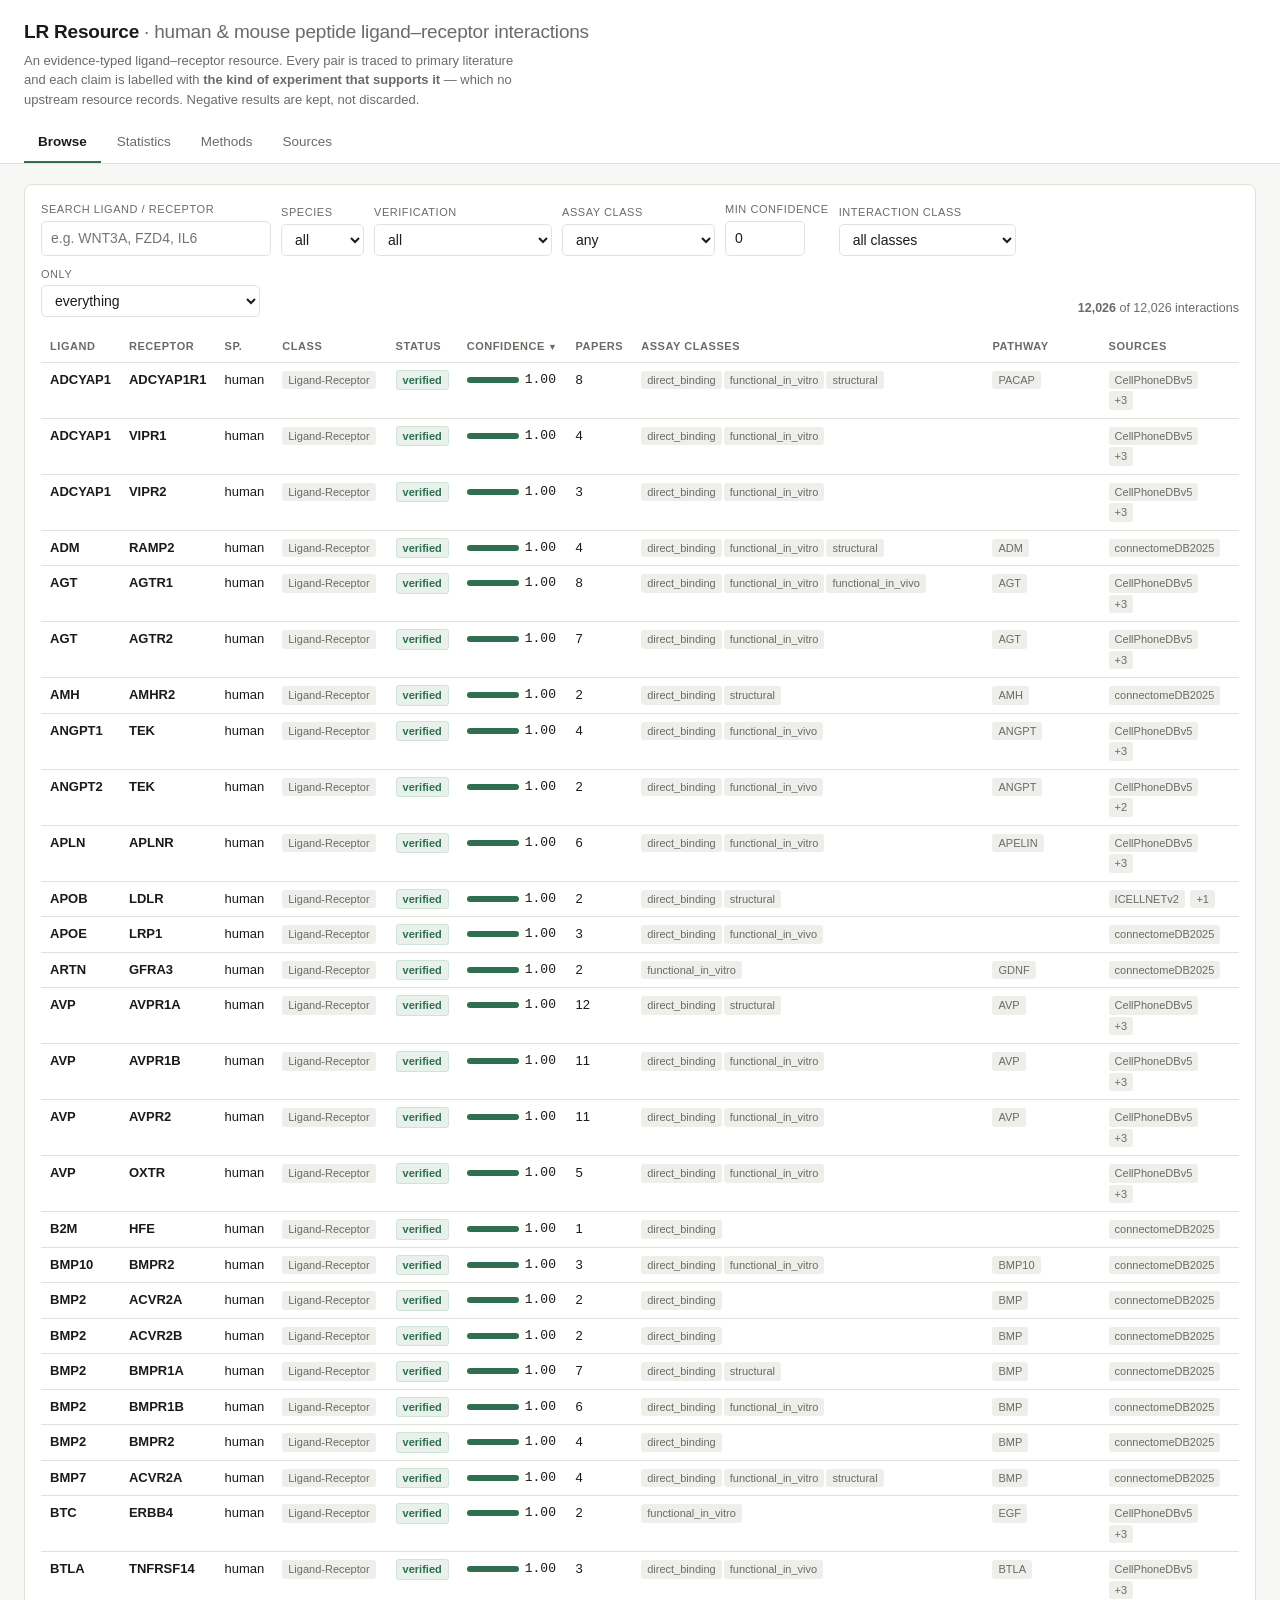
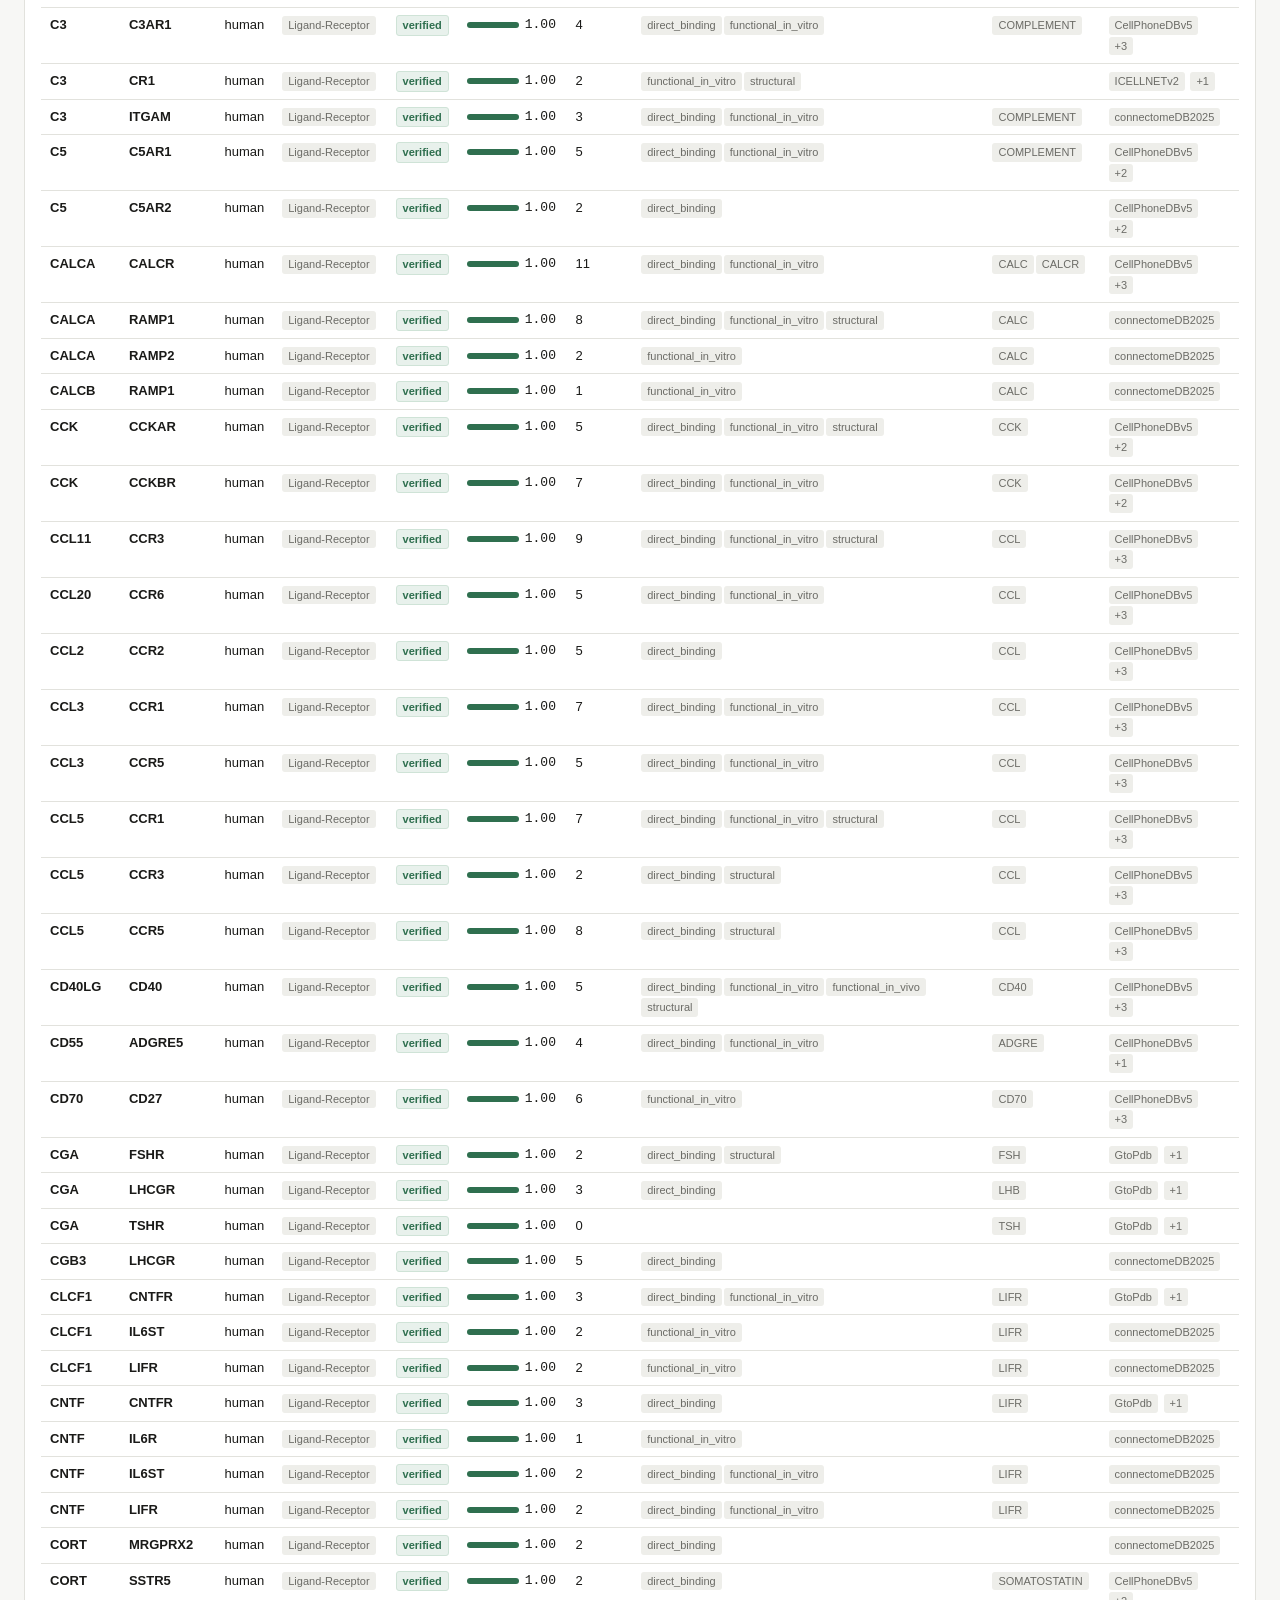
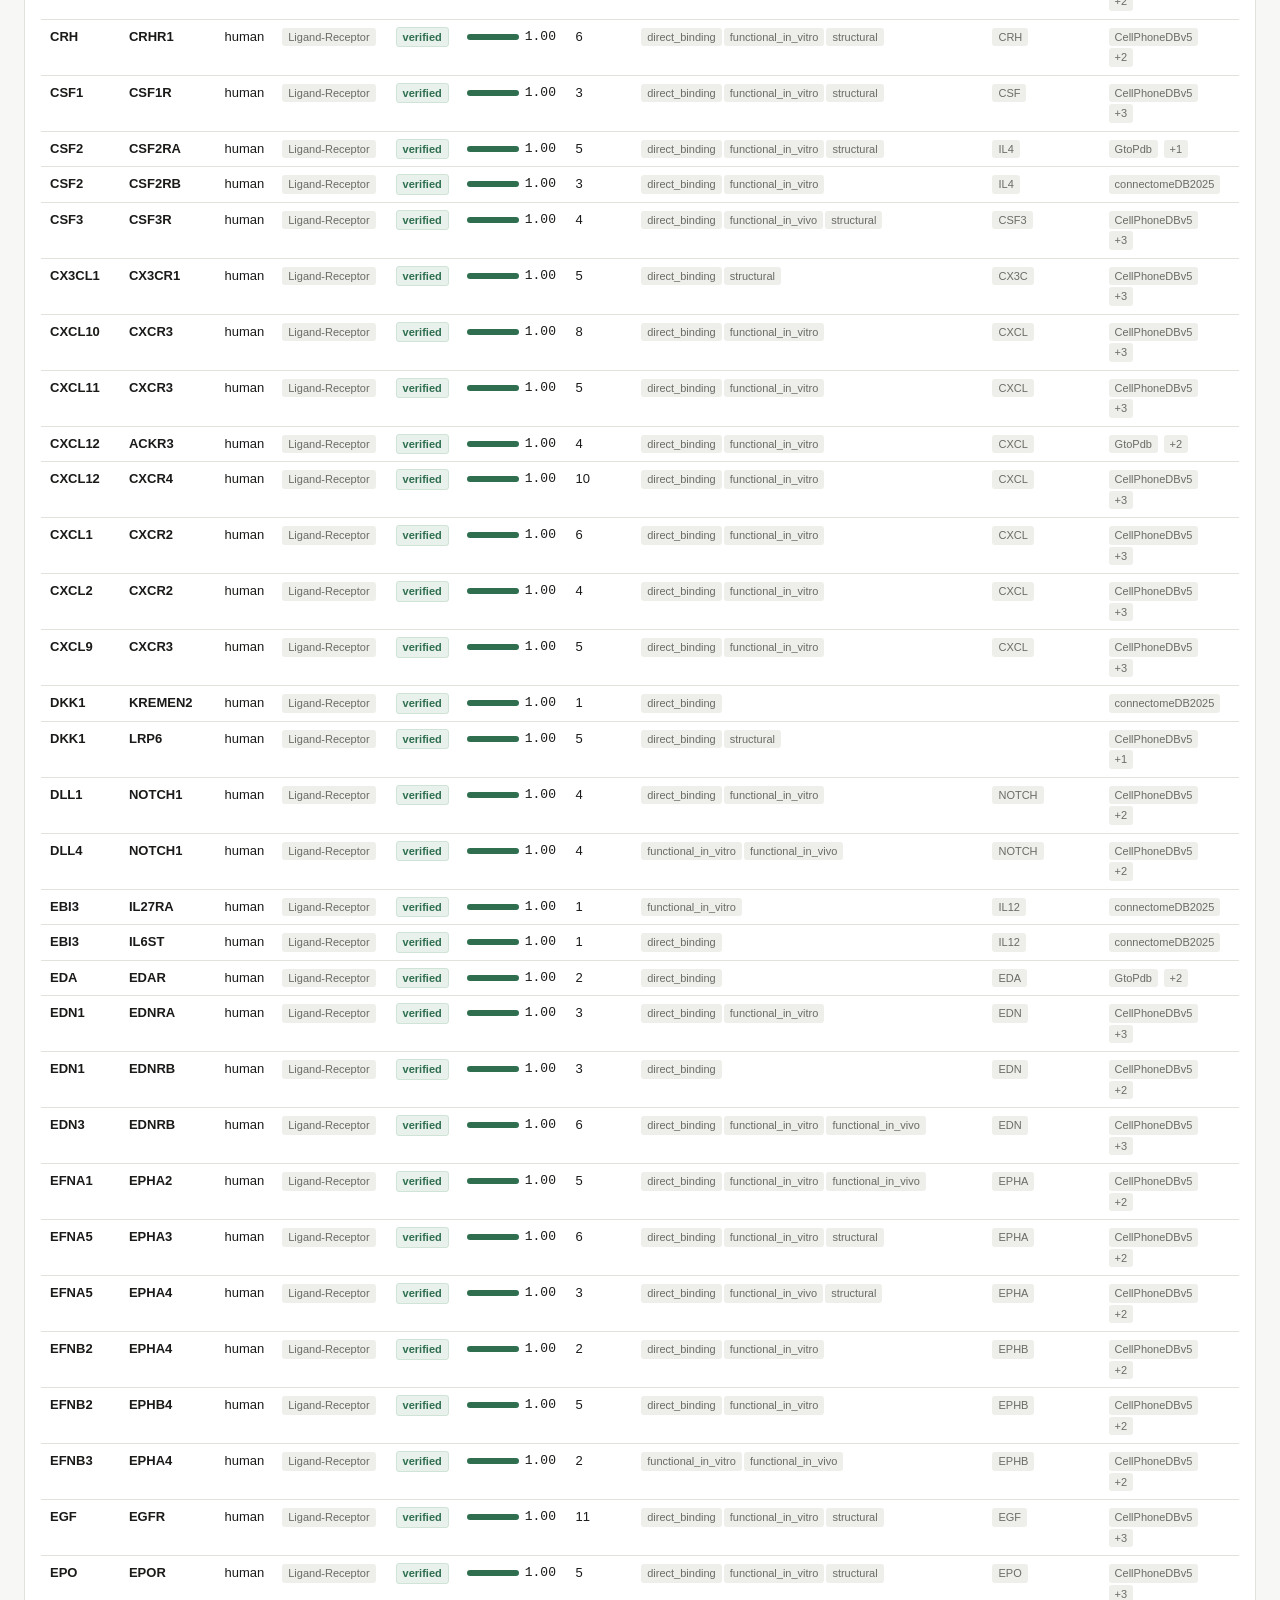
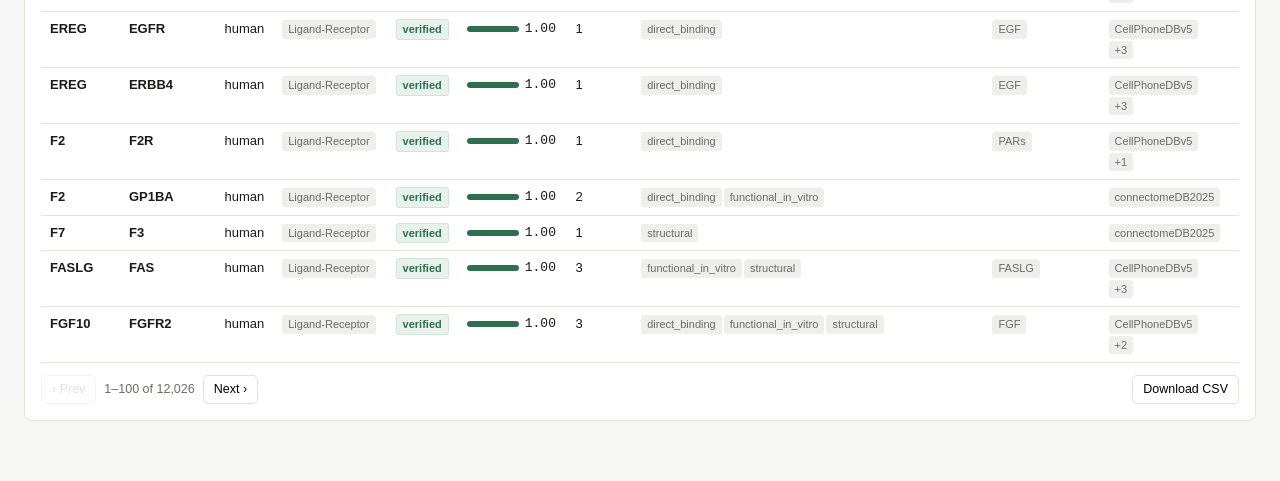
<file: index.html>
<!doctype html>
<html lang="en">
<head>
<meta charset="utf-8">
<meta name="viewport" content="width=device-width,initial-scale=1">
<title>LR Resource — assay-typed ligand–receptor interactions</title>
<link rel="stylesheet" href="styles.css">
</head>
<body>
<header>
  <h1>LR Resource <span>· human &amp; mouse peptide ligand–receptor interactions</span></h1>
  <p class="sub">An evidence-typed ligand–receptor resource. Every pair is traced to primary
    literature and each claim is labelled with <b>the kind of experiment that supports it</b> —
    which no upstream resource records. Negative results are kept, not discarded.</p>
  <nav>
    <button data-tab="browse" class="on">Browse</button>
    <button data-tab="stats">Statistics</button>
    <button data-tab="methods">Methods</button>
    <button data-tab="sources">Sources</button>
  </nav>
</header>

<main>
<!-- ================= BROWSE ================= -->
<section id="tab-browse">
  <div class="panel">
    <div class="filters">
      <div class="f"><label>Search ligand / receptor</label>
        <input type="search" id="q" placeholder="e.g. WNT3A, FZD4, IL6"></div>
      <div class="f"><label>Species</label><select id="species">
        <option value="">all</option><option value="h">human</option><option value="m">mouse</option>
      </select></div>
      <div class="f"><label>Verification</label><select id="status">
        <option value="">all</option><option value="verified">verified</option>
        <option value="checked_unsupported">checked, unsupported</option>
        <option value="unverified">unverified</option>
      </select></div>
      <div class="f"><label>Assay class</label><select id="assay">
        <option value="">any</option><option>structural</option><option>direct_binding</option>
        <option>functional_in_vitro</option><option>functional_in_vivo</option><option>others</option>
        <option>computational</option>
      </select></div>
      <div class="f"><label>Min confidence</label>
        <input type="number" id="minscore" min="0" max="1" step="0.1" value="0" style="width:80px"></div>
      <div class="f"><label>Interaction class</label><select id="iclass">
        <option value="">all classes</option>
        <option value="Ligand-Receptor">Ligand–Receptor only</option>
        <option value="Ligand-Ligand">Ligand–Ligand</option>
        <option value="Receptor-Receptor">Receptor–Receptor</option>
        <option value="Adhesion-Adhesion">Adhesion–Adhesion</option>
        <option value="Gap-Gap">Gap–Gap</option>
        <option value="__null">unclassified</option>
      </select></div>
      <div class="f"><label>Only</label><select id="only">
        <option value="">everything</option>
        <option value="neg">has a refuting paper</option>
        <option value="unassessed">not assessed yet</option>
        <option value="zero">assessed, nothing confirmed</option>
        <option value="pw">has a pathway</option>
        <option value="cplx">complex receptor</option>
      </select></div>
      <div class="count" id="count"></div>
    </div>
    <div style="overflow-x:auto">
    <table>
      <thead><tr>
        <th data-s="1">Ligand</th><th data-s="2">Receptor</th><th data-s="3">Sp.</th>
        <th data-s="10">Class</th><th data-s="4">Status</th><th data-s="5" class="sorted">Confidence</th>
        <th data-s="6">Papers</th><th data-s="11">Assay classes</th>
        <th data-s="12">Pathway</th><th data-s="13">Sources</th>
      </tr></thead>
      <tbody id="rows"></tbody>
    </table>
    </div>
    <div class="pager">
      <button id="prev">‹ Prev</button><span id="pageinfo"></span><button id="next">Next ›</button>
      <button id="dlcsv" style="margin-left:auto" title="Download every row that matches the current filters (not just this page)">Download CSV</button>
    </div>
  </div>
</section>

<!-- ================= STATS ================= -->
<section id="tab-stats" class="hide"><div id="statbody"></div></section>

<!-- ================= METHODS ================= -->
<section id="tab-methods" class="hide"><div class="panel prose" id="methodsbody"></div></section>

<!-- ================= SOURCES ================= -->
<section id="tab-sources" class="hide"><div class="panel prose" id="srcbody"></div></section>

<!-- ================= DOWNLOADS ================= -->
</main>

<div id="detail"></div>

<script>window.__EV=[];window.__SUM=[];</script>
<script src="data/stats.js"></script>
<script src="data/complexes.js"></script>
<script src="data/papers.js"></script>
<script src="data/interactions.js"></script>
<script src="data/genes.js"></script>
<script src="genelinks.js"></script>
<script src="app.js"></script>
</body>
</html>
</file>
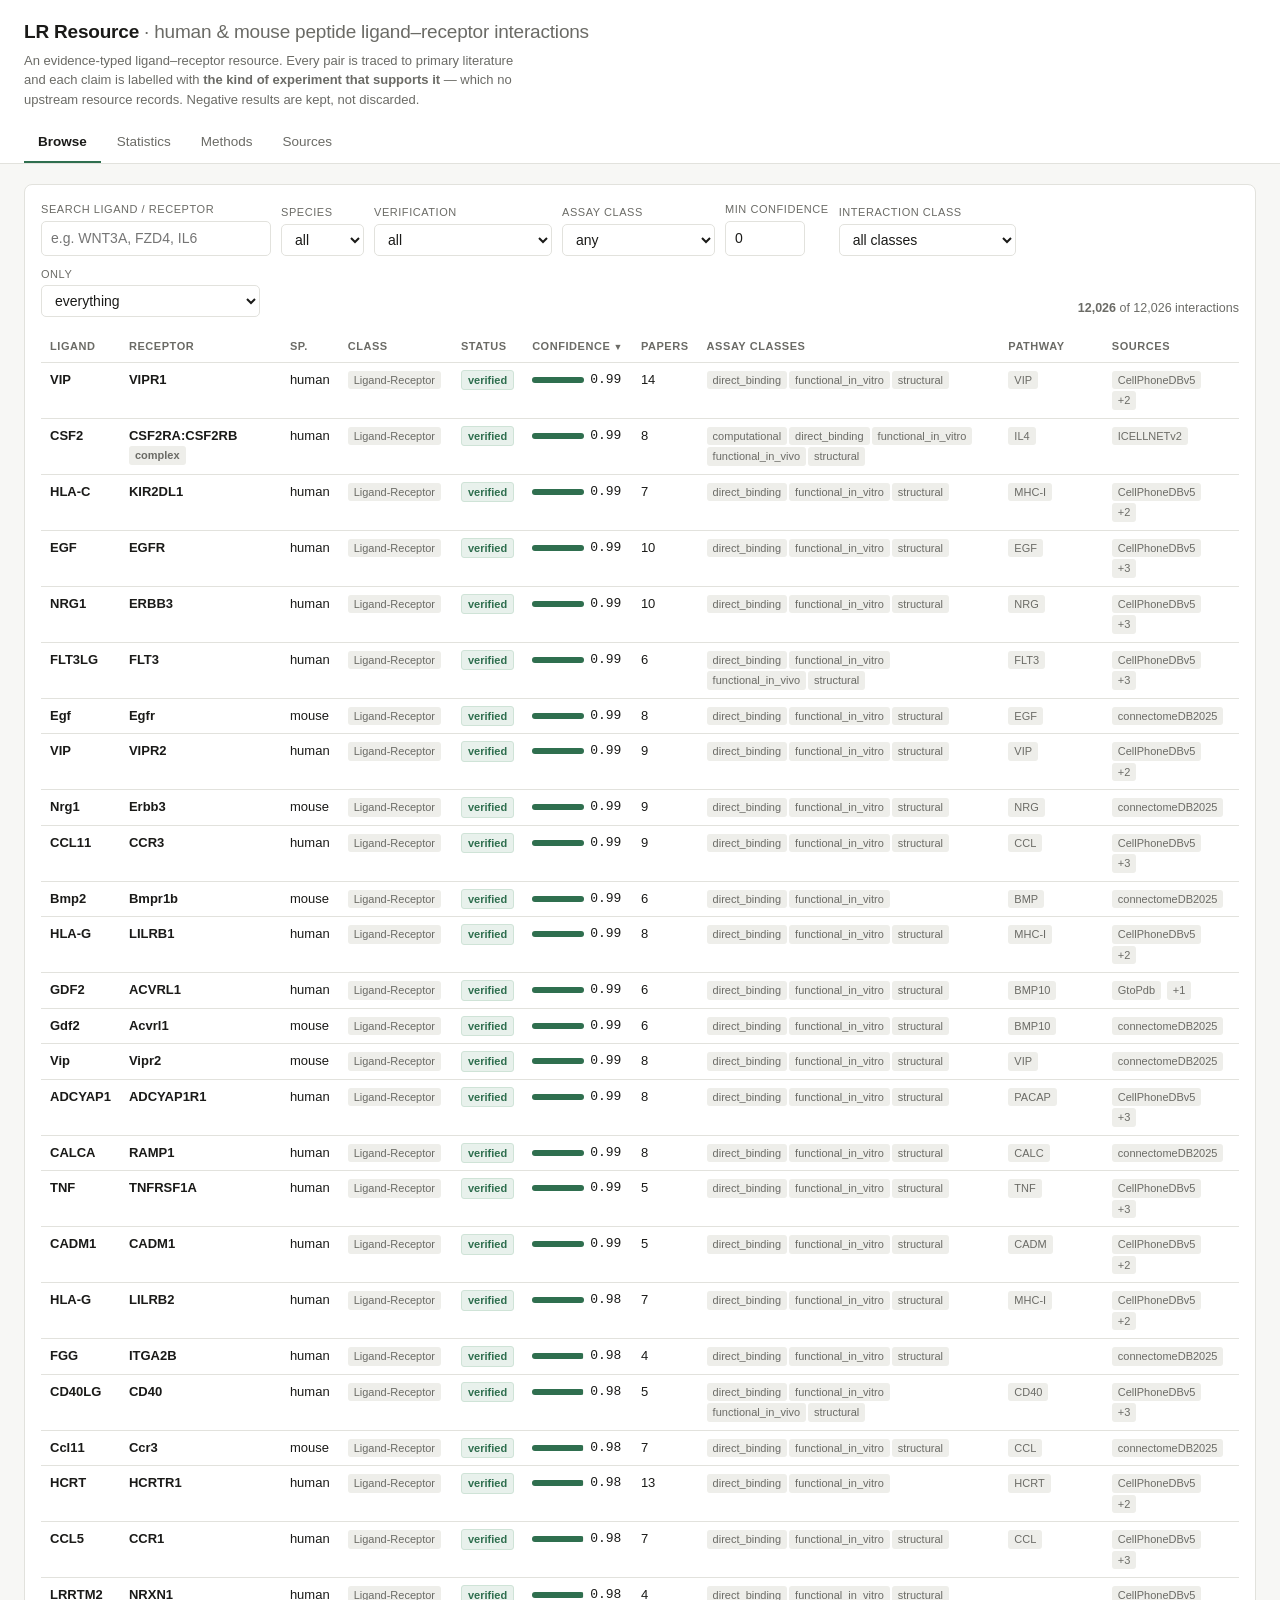
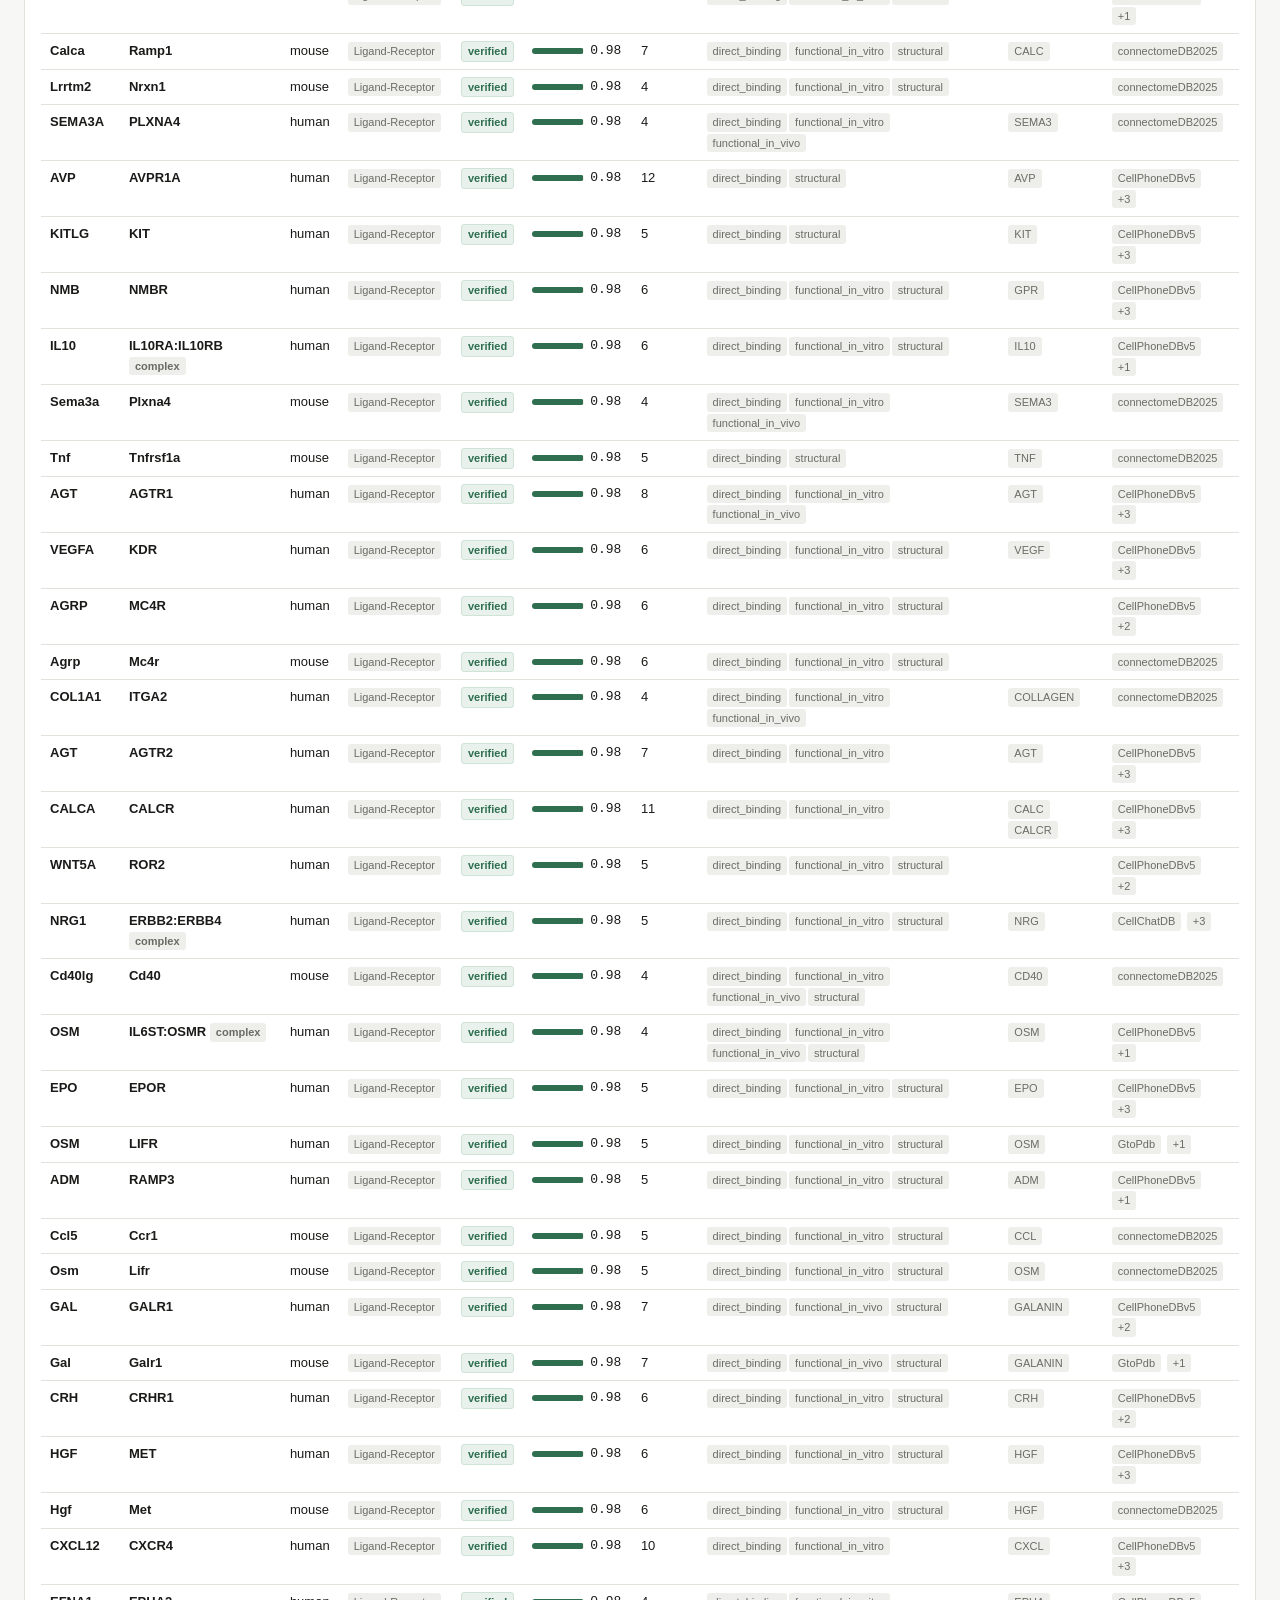
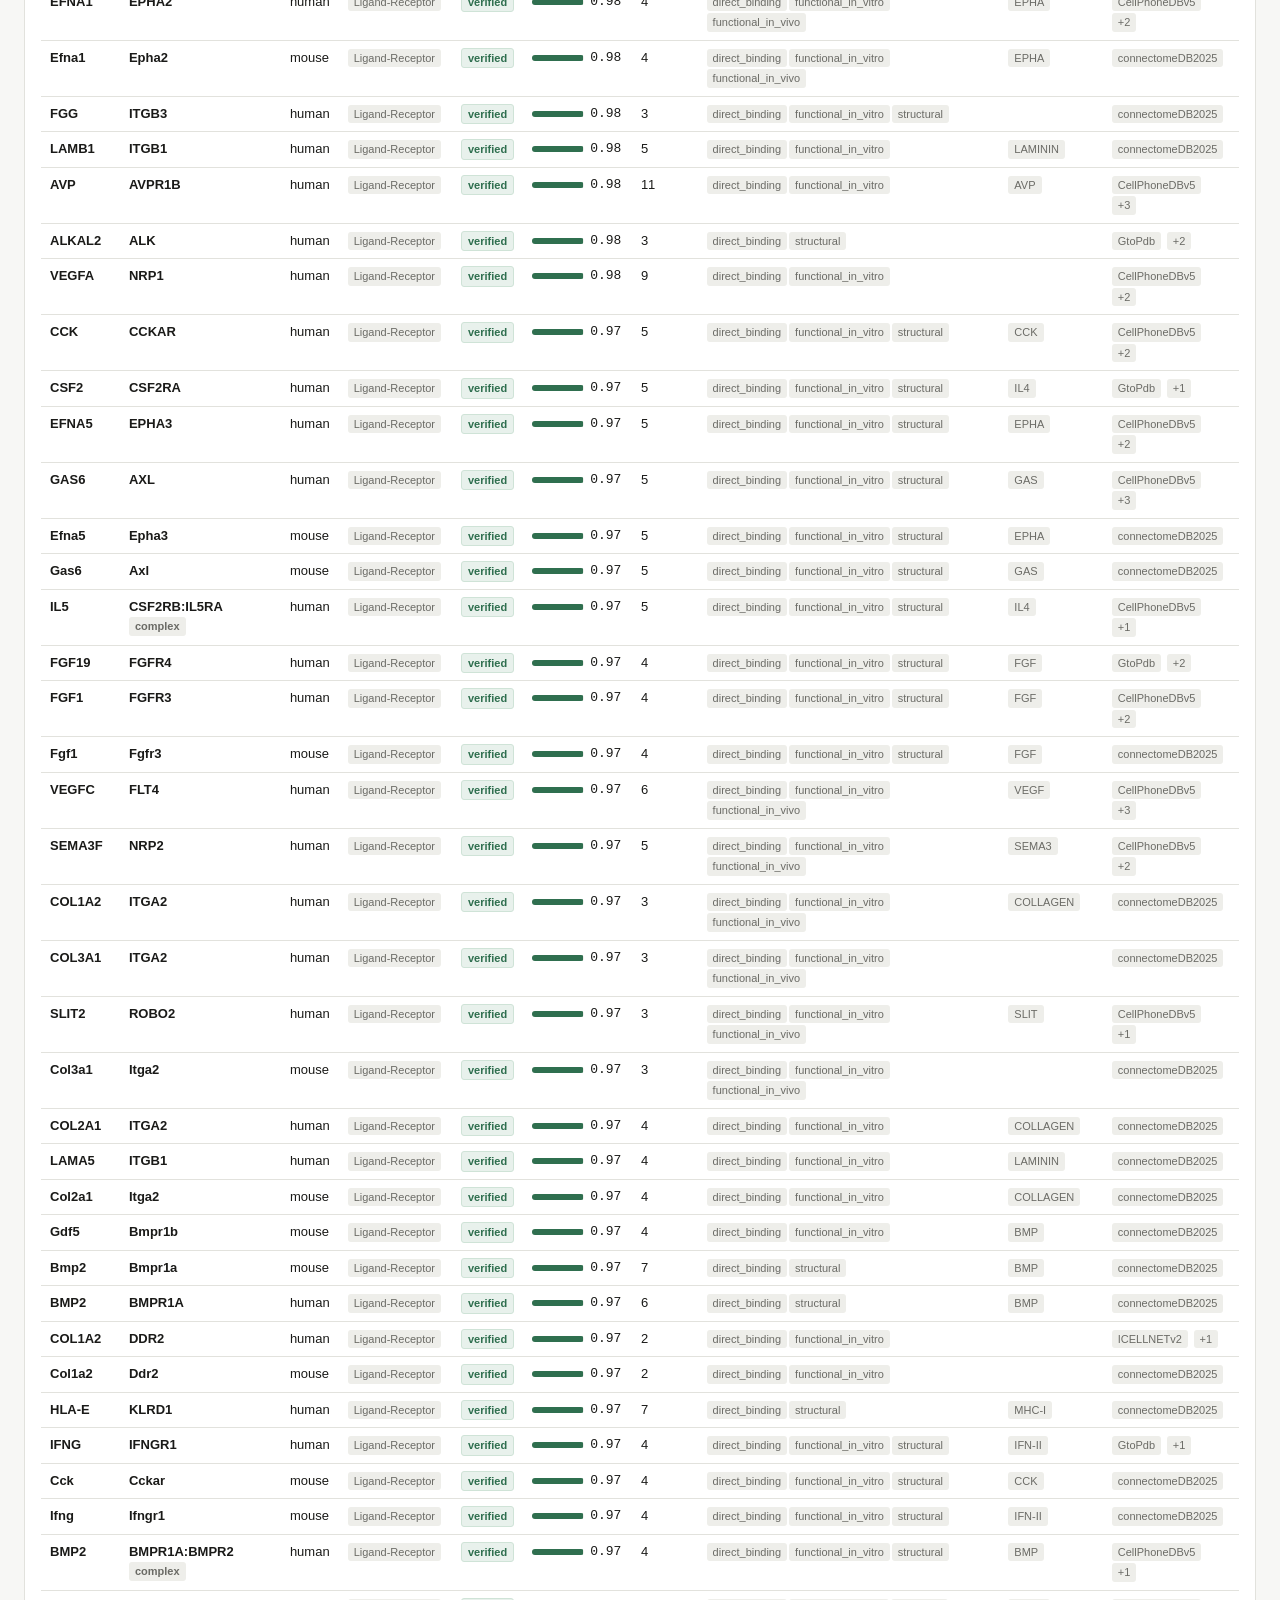
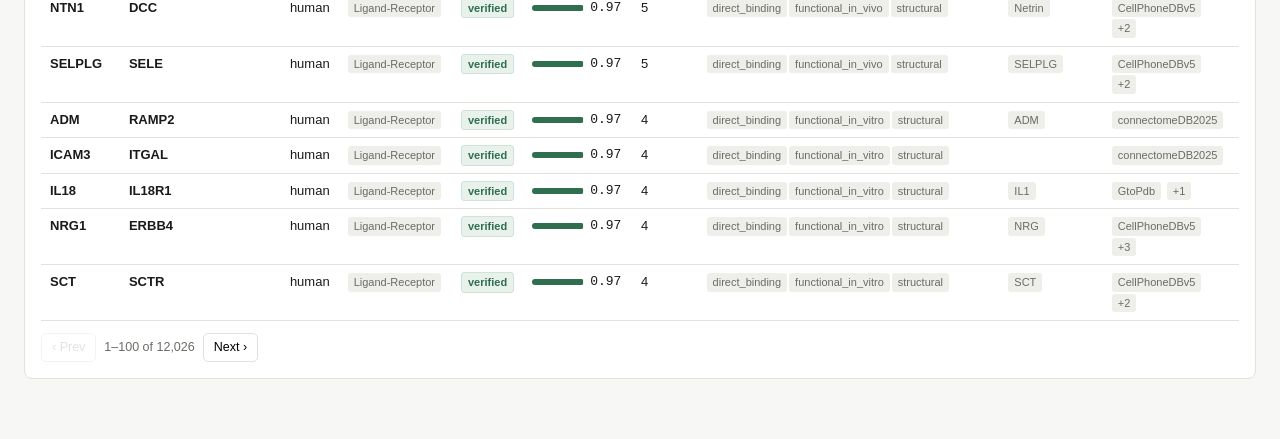
<file: site/index.html>
<!doctype html>
<html lang="en">
<head>
<meta charset="utf-8">
<meta name="viewport" content="width=device-width,initial-scale=1">
<title>LR Resource — assay-typed ligand–receptor interactions</title>
<link rel="stylesheet" href="styles.css">
</head>
<body>
<header>
  <h1>LR Resource <span>· human &amp; mouse peptide ligand–receptor interactions</span></h1>
  <p class="sub">An evidence-typed ligand–receptor resource. Every pair is traced to primary
    literature and each claim is labelled with <b>the kind of experiment that supports it</b> —
    which no upstream resource records. Negative results are kept, not discarded.</p>
  <nav>
    <button data-tab="browse" class="on">Browse</button>
    <button data-tab="stats">Statistics</button>
    <button data-tab="methods">Methods</button>
    <button data-tab="sources">Sources</button>
  </nav>
</header>

<main>
<!-- ================= BROWSE ================= -->
<section id="tab-browse">
  <div class="panel">
    <div class="filters">
      <div class="f"><label>Search ligand / receptor</label>
        <input type="search" id="q" placeholder="e.g. WNT3A, FZD4, IL6"></div>
      <div class="f"><label>Species</label><select id="species">
        <option value="">all</option><option value="h">human</option><option value="m">mouse</option>
      </select></div>
      <div class="f"><label>Verification</label><select id="status">
        <option value="">all</option><option value="verified">verified</option>
        <option value="checked_unsupported">checked, unsupported</option>
        <option value="unverified">unverified</option>
      </select></div>
      <div class="f"><label>Assay class</label><select id="assay">
        <option value="">any</option><option>structural</option><option>direct_binding</option>
        <option>functional_in_vitro</option><option>functional_in_vivo</option>
        <option>computational</option>
      </select></div>
      <div class="f"><label>Min confidence</label>
        <input type="number" id="minscore" min="0" max="1" step="0.1" value="0" style="width:80px"></div>
      <div class="f"><label>Interaction class</label><select id="iclass">
        <option value="">all classes</option>
        <option value="Ligand-Receptor">Ligand–Receptor only</option>
        <option value="Ligand-Ligand">Ligand–Ligand</option>
        <option value="Receptor-Receptor">Receptor–Receptor</option>
        <option value="Adhesion-Adhesion">Adhesion–Adhesion</option>
        <option value="Gap-Gap">Gap–Gap</option>
        <option value="__null">unclassified</option>
      </select></div>
      <div class="f"><label>Only</label><select id="only">
        <option value="">everything</option>
        <option value="neg">has a refuting paper</option>
        <option value="unassessed">not assessed yet</option>
        <option value="zero">assessed, nothing confirmed</option>
        <option value="pw">has a pathway</option>
        <option value="cplx">complex receptor</option>
      </select></div>
      <div class="count" id="count"></div>
    </div>
    <div style="overflow-x:auto">
    <table>
      <thead><tr>
        <th data-s="1">Ligand</th><th data-s="2">Receptor</th><th data-s="3">Sp.</th>
        <th data-s="10">Class</th><th data-s="4">Status</th><th data-s="5" class="sorted">Confidence</th>
        <th data-s="6">Papers</th><th data-s="11">Assay classes</th>
        <th data-s="12">Pathway</th><th data-s="13">Sources</th>
      </tr></thead>
      <tbody id="rows"></tbody>
    </table>
    </div>
    <div class="pager">
      <button id="prev">‹ Prev</button><span id="pageinfo"></span><button id="next">Next ›</button>
    </div>
  </div>
</section>

<!-- ================= STATS ================= -->
<section id="tab-stats" class="hide"><div id="statbody"></div></section>

<!-- ================= METHODS ================= -->
<section id="tab-methods" class="hide"><div class="panel prose" id="methodsbody"></div></section>

<!-- ================= SOURCES ================= -->
<section id="tab-sources" class="hide"><div class="panel prose" id="srcbody"></div></section>

<!-- ================= DOWNLOADS ================= -->
</main>

<div id="detail"></div>

<script>window.__EV=[];</script>
<script src="data/stats.js"></script>
<script src="data/complexes.js"></script>
<script src="data/papers.js"></script>
<script src="data/interactions.js"></script>
<script src="app.js"></script>
</body>
</html>
</file>
<file: styles.css>
:root{
  --bg:#f7f7f5; --panel:#fff; --ink:#1a1a18; --muted:#6b6b66; --line:#e2e2dd;
  --accent:#2f6f4f; --accent-soft:#e8f1ec; --warn:#8a5a1a; --warn-soft:#fbf1e2;
  --bad:#8a2b2b; --bad-soft:#fbe9e9; --chip:#eeeeea;
}
*{box-sizing:border-box}
body{margin:0;background:var(--bg);color:var(--ink);
  font:14px/1.5 -apple-system,BlinkMacSystemFont,"Segoe UI",Roboto,Helvetica,Arial,sans-serif}
code,.mono{font-family:ui-monospace,SFMono-Regular,Menlo,Consolas,monospace}
a{color:var(--accent)}
header{background:var(--panel);border-bottom:1px solid var(--line);padding:18px 24px 0}
h1{margin:0;font-size:19px;letter-spacing:-.2px}
h1 span{color:var(--muted);font-weight:400}
.sub{color:var(--muted);margin:4px 0 14px;font-size:13px;max-width:70ch}
.prov{display:inline-block;background:var(--warn-soft);color:var(--warn);
  border:1px solid #eddcc0;border-radius:4px;padding:2px 8px;font-size:11.5px;
  font-weight:600;letter-spacing:.02em;margin-left:6px;vertical-align:2px}
nav{display:flex;gap:2px}
nav button{background:none;border:0;border-bottom:2px solid transparent;padding:9px 14px;
  font:inherit;font-size:13.5px;color:var(--muted);cursor:pointer}
nav button.on{color:var(--ink);border-bottom-color:var(--accent);font-weight:600}
main{padding:20px 24px 60px;max-width:1500px}
.panel{background:var(--panel);border:1px solid var(--line);border-radius:8px;padding:16px}
.filters{display:flex;flex-wrap:wrap;gap:10px;align-items:flex-end;margin-bottom:14px}
.f label{display:block;font-size:11px;text-transform:uppercase;letter-spacing:.05em;
  color:var(--muted);margin-bottom:3px}
input,select{font:inherit;padding:6px 9px;border:1px solid var(--line);border-radius:5px;
  background:var(--panel);color:var(--ink)}
input[type=search]{min-width:230px}
.count{color:var(--muted);font-size:12.5px;margin-left:auto;text-align:right}
table{width:100%;border-collapse:collapse}
th,td{text-align:left;padding:7px 9px;border-bottom:1px solid var(--line);font-size:13px;
  vertical-align:top}
th{font-size:11px;text-transform:uppercase;letter-spacing:.05em;color:var(--muted);
  cursor:pointer;user-select:none;white-space:nowrap;position:sticky;top:0;background:var(--panel)}
th.sorted::after{content:" \25BC";font-size:9px}
th.sorted.asc::after{content:" \25B2"}
tbody tr{cursor:pointer}
tbody tr:hover{background:#fafaf8}
.pair{font-weight:600}
.arrow{color:var(--muted);padding:0 4px}
.badge{display:inline-block;border-radius:3px;padding:1px 6px;font-size:11px;font-weight:600;
  border:1px solid transparent;white-space:nowrap}
.b-verified{background:var(--accent-soft);color:var(--accent);border-color:#cfe3d7}
.b-unsupported{background:var(--warn-soft);color:var(--warn);border-color:#eddcc0}
.b-unverified{background:var(--chip);color:var(--muted);border-color:var(--line)}
.b-neg{background:var(--bad-soft);color:var(--bad);border-color:#f0d2d2}
.score{display:flex;align-items:center;gap:6px}
.bar{width:52px;height:6px;background:var(--chip);border-radius:3px;overflow:hidden;flex:none}
.bar i{display:block;height:100%;background:var(--accent)}
.chip{display:inline-block;background:var(--chip);border-radius:3px;padding:1px 6px;
  font-size:11px;color:var(--muted);margin:1px 2px 1px 0;white-space:nowrap}
.pager{display:flex;gap:8px;align-items:center;margin-top:12px;color:var(--muted);font-size:12.5px}
.pager button{font:inherit;padding:4px 10px;border:1px solid var(--line);border-radius:5px;
  background:var(--panel);cursor:pointer}
.pager button:disabled{opacity:.4;cursor:default}
/* detail */
.scrim{position:fixed;inset:0;background:rgba(20,20,18,.35);display:flex;justify-content:flex-end;z-index:20}
.drawer{background:var(--panel);width:min(760px,94vw);height:100%;overflow:auto;padding:22px 26px;
  border-left:1px solid var(--line)}
.drawer h2{margin:0 0 2px;font-size:20px}
.drawer .close{float:right;border:1px solid var(--line);background:var(--panel);border-radius:5px;
  cursor:pointer;font:inherit;padding:4px 10px}
.kv{display:grid;grid-template-columns:150px 1fr;gap:6px 14px;margin:14px 0 20px;font-size:13px}
.kv dt{color:var(--muted)}
.kv dd{margin:0}
.ev{border:1px solid var(--line);border-radius:7px;padding:12px 14px;margin-bottom:10px}
.ev.confirmed{border-left:3px solid var(--accent)}
.ev.pair_absent{border-left:3px solid var(--bad)}
.ev.pending,.ev.review_only,.ev.abstract_insufficient,.ev.different_entity,
.ev.unresolvable,.ev.retracted{border-left:3px solid #d8d8d2}
.ev .top{display:flex;gap:8px;align-items:baseline;flex-wrap:wrap;margin-bottom:5px}
.ev .title{font-size:12.5px;color:var(--muted);margin:3px 0 7px}
blockquote{margin:8px 0 0;padding:9px 12px;background:#fafaf8;border-left:2px solid var(--line);
  font-size:13px;color:#333330}
.stat-grid{display:grid;grid-template-columns:repeat(auto-fit,minmax(180px,1fr));gap:12px;margin-bottom:18px}
.stat{background:var(--panel);border:1px solid var(--line);border-radius:8px;padding:14px 16px}
.stat b{display:block;font-size:26px;letter-spacing:-.5px;font-weight:650}
.stat span{color:var(--muted);font-size:12px}
.hbar{display:flex;align-items:center;gap:10px;margin:5px 0;font-size:13px}
.hbar .lab{width:190px;color:var(--muted);flex:none}
.hbar .track{flex:1;background:var(--chip);border-radius:3px;height:16px;overflow:hidden}
.hbar .track i{display:block;height:100%;background:var(--accent);opacity:.75}
.hbar .n{width:64px;text-align:right;font-variant-numeric:tabular-nums}
.prose{max-width:78ch}
.prose h3{margin:22px 0 6px;font-size:15px}
.prose p,.prose li{color:#33332e;font-size:13.5px}
.prose code{background:var(--chip);padding:1px 5px;border-radius:3px;font-size:12.5px}
.note{background:var(--warn-soft);border:1px solid #eddcc0;border-radius:7px;padding:12px 14px;
  color:#5c3f14;font-size:13px;margin:14px 0}
.dl{display:flex;justify-content:space-between;padding:9px 0;border-bottom:1px solid var(--line)}
.dl b{font-weight:600}
.dl span{color:var(--muted);font-size:12.5px}
.hide{display:none}

.unassessed{color:#6b6b66;font-size:12px;font-style:italic;border-bottom:1px dotted #c9c9c2;
  cursor:help}
.cmpkey{display:flex;gap:18px;font-size:12px;color:var(--muted);margin-top:8px}
.cmpkey i{display:inline-block;width:10px;height:10px;border-radius:2px;margin-right:5px;vertical-align:-1px}
table.trust{border-collapse:collapse;width:100%;font-size:12.5px}
table.trust th,table.trust td{border-bottom:1px solid var(--line,#e5e5e0);padding:6px 8px;text-align:left;vertical-align:top}
table.trust th{color:var(--muted);font-weight:600}
.dbmap{display:block;margin-top:2px;font-size:12px;color:var(--accent)}
/* evidence summary at the bottom of the pair drawer (work/falcon_scale) */
.summary{border:1px solid var(--line);border-radius:7px;padding:12px 14px;margin-bottom:10px;background:#fafaf8}
.summary .headline{margin:0 0 8px;font-weight:600}
.summary .kv{margin:0}
.summary .note{color:#6b6b66;font-size:12px;margin:10px 0 0}
.summary .ref{margin:0 0 8px}
.summary .refnote{color:#6b6b66;font-size:12.5px;margin:1px 0 0}

/* gene link-out cards in the drawer */
.gcard { font-size: 12.5px; line-height: 1.6; margin: 0 0 8px; padding: 6px 8px; border: 1px solid var(--line, #e4e2db); border-radius: 6px; }
.gcard .gk { display: inline-block; min-width: 92px; color: var(--muted, #6b6b66); }
.gcard .gsp { color: var(--muted, #6b6b66); font-size: 11.5px; margin-left: 4px; }
</file>
<file: site/styles.css>
:root{
  --bg:#f7f7f5; --panel:#fff; --ink:#1a1a18; --muted:#6b6b66; --line:#e2e2dd;
  --accent:#2f6f4f; --accent-soft:#e8f1ec; --warn:#8a5a1a; --warn-soft:#fbf1e2;
  --bad:#8a2b2b; --bad-soft:#fbe9e9; --chip:#eeeeea;
}
*{box-sizing:border-box}
body{margin:0;background:var(--bg);color:var(--ink);
  font:14px/1.5 -apple-system,BlinkMacSystemFont,"Segoe UI",Roboto,Helvetica,Arial,sans-serif}
code,.mono{font-family:ui-monospace,SFMono-Regular,Menlo,Consolas,monospace}
a{color:var(--accent)}
header{background:var(--panel);border-bottom:1px solid var(--line);padding:18px 24px 0}
h1{margin:0;font-size:19px;letter-spacing:-.2px}
h1 span{color:var(--muted);font-weight:400}
.sub{color:var(--muted);margin:4px 0 14px;font-size:13px;max-width:70ch}
.prov{display:inline-block;background:var(--warn-soft);color:var(--warn);
  border:1px solid #eddcc0;border-radius:4px;padding:2px 8px;font-size:11.5px;
  font-weight:600;letter-spacing:.02em;margin-left:6px;vertical-align:2px}
nav{display:flex;gap:2px}
nav button{background:none;border:0;border-bottom:2px solid transparent;padding:9px 14px;
  font:inherit;font-size:13.5px;color:var(--muted);cursor:pointer}
nav button.on{color:var(--ink);border-bottom-color:var(--accent);font-weight:600}
main{padding:20px 24px 60px;max-width:1500px}
.panel{background:var(--panel);border:1px solid var(--line);border-radius:8px;padding:16px}
.filters{display:flex;flex-wrap:wrap;gap:10px;align-items:flex-end;margin-bottom:14px}
.f label{display:block;font-size:11px;text-transform:uppercase;letter-spacing:.05em;
  color:var(--muted);margin-bottom:3px}
input,select{font:inherit;padding:6px 9px;border:1px solid var(--line);border-radius:5px;
  background:var(--panel);color:var(--ink)}
input[type=search]{min-width:230px}
.count{color:var(--muted);font-size:12.5px;margin-left:auto;text-align:right}
table{width:100%;border-collapse:collapse}
th,td{text-align:left;padding:7px 9px;border-bottom:1px solid var(--line);font-size:13px;
  vertical-align:top}
th{font-size:11px;text-transform:uppercase;letter-spacing:.05em;color:var(--muted);
  cursor:pointer;user-select:none;white-space:nowrap;position:sticky;top:0;background:var(--panel)}
th.sorted::after{content:" \25BC";font-size:9px}
th.sorted.asc::after{content:" \25B2"}
tbody tr{cursor:pointer}
tbody tr:hover{background:#fafaf8}
.pair{font-weight:600}
.arrow{color:var(--muted);padding:0 4px}
.badge{display:inline-block;border-radius:3px;padding:1px 6px;font-size:11px;font-weight:600;
  border:1px solid transparent;white-space:nowrap}
.b-verified{background:var(--accent-soft);color:var(--accent);border-color:#cfe3d7}
.b-unsupported{background:var(--warn-soft);color:var(--warn);border-color:#eddcc0}
.b-unverified{background:var(--chip);color:var(--muted);border-color:var(--line)}
.b-neg{background:var(--bad-soft);color:var(--bad);border-color:#f0d2d2}
.score{display:flex;align-items:center;gap:6px}
.bar{width:52px;height:6px;background:var(--chip);border-radius:3px;overflow:hidden;flex:none}
.bar i{display:block;height:100%;background:var(--accent)}
.chip{display:inline-block;background:var(--chip);border-radius:3px;padding:1px 6px;
  font-size:11px;color:var(--muted);margin:1px 2px 1px 0;white-space:nowrap}
.pager{display:flex;gap:8px;align-items:center;margin-top:12px;color:var(--muted);font-size:12.5px}
.pager button{font:inherit;padding:4px 10px;border:1px solid var(--line);border-radius:5px;
  background:var(--panel);cursor:pointer}
.pager button:disabled{opacity:.4;cursor:default}
/* detail */
.scrim{position:fixed;inset:0;background:rgba(20,20,18,.35);display:flex;justify-content:flex-end;z-index:20}
.drawer{background:var(--panel);width:min(760px,94vw);height:100%;overflow:auto;padding:22px 26px;
  border-left:1px solid var(--line)}
.drawer h2{margin:0 0 2px;font-size:20px}
.drawer .close{float:right;border:1px solid var(--line);background:var(--panel);border-radius:5px;
  cursor:pointer;font:inherit;padding:4px 10px}
.kv{display:grid;grid-template-columns:150px 1fr;gap:6px 14px;margin:14px 0 20px;font-size:13px}
.kv dt{color:var(--muted)}
.kv dd{margin:0}
.ev{border:1px solid var(--line);border-radius:7px;padding:12px 14px;margin-bottom:10px}
.ev.confirmed{border-left:3px solid var(--accent)}
.ev.pair_absent{border-left:3px solid var(--bad)}
.ev.pending,.ev.review_only,.ev.abstract_insufficient,.ev.different_entity,
.ev.unresolvable,.ev.retracted{border-left:3px solid #d8d8d2}
.ev .top{display:flex;gap:8px;align-items:baseline;flex-wrap:wrap;margin-bottom:5px}
.ev .title{font-size:12.5px;color:var(--muted);margin:3px 0 7px}
blockquote{margin:8px 0 0;padding:9px 12px;background:#fafaf8;border-left:2px solid var(--line);
  font-size:13px;color:#333330}
.stat-grid{display:grid;grid-template-columns:repeat(auto-fit,minmax(180px,1fr));gap:12px;margin-bottom:18px}
.stat{background:var(--panel);border:1px solid var(--line);border-radius:8px;padding:14px 16px}
.stat b{display:block;font-size:26px;letter-spacing:-.5px;font-weight:650}
.stat span{color:var(--muted);font-size:12px}
.hbar{display:flex;align-items:center;gap:10px;margin:5px 0;font-size:13px}
.hbar .lab{width:190px;color:var(--muted);flex:none}
.hbar .track{flex:1;background:var(--chip);border-radius:3px;height:16px;overflow:hidden}
.hbar .track i{display:block;height:100%;background:var(--accent);opacity:.75}
.hbar .n{width:64px;text-align:right;font-variant-numeric:tabular-nums}
.prose{max-width:78ch}
.prose h3{margin:22px 0 6px;font-size:15px}
.prose p,.prose li{color:#33332e;font-size:13.5px}
.prose code{background:var(--chip);padding:1px 5px;border-radius:3px;font-size:12.5px}
.note{background:var(--warn-soft);border:1px solid #eddcc0;border-radius:7px;padding:12px 14px;
  color:#5c3f14;font-size:13px;margin:14px 0}
.dl{display:flex;justify-content:space-between;padding:9px 0;border-bottom:1px solid var(--line)}
.dl b{font-weight:600}
.dl span{color:var(--muted);font-size:12.5px}
.hide{display:none}

.unassessed{color:#6b6b66;font-size:12px;font-style:italic;border-bottom:1px dotted #c9c9c2;
  cursor:help}
</file>
